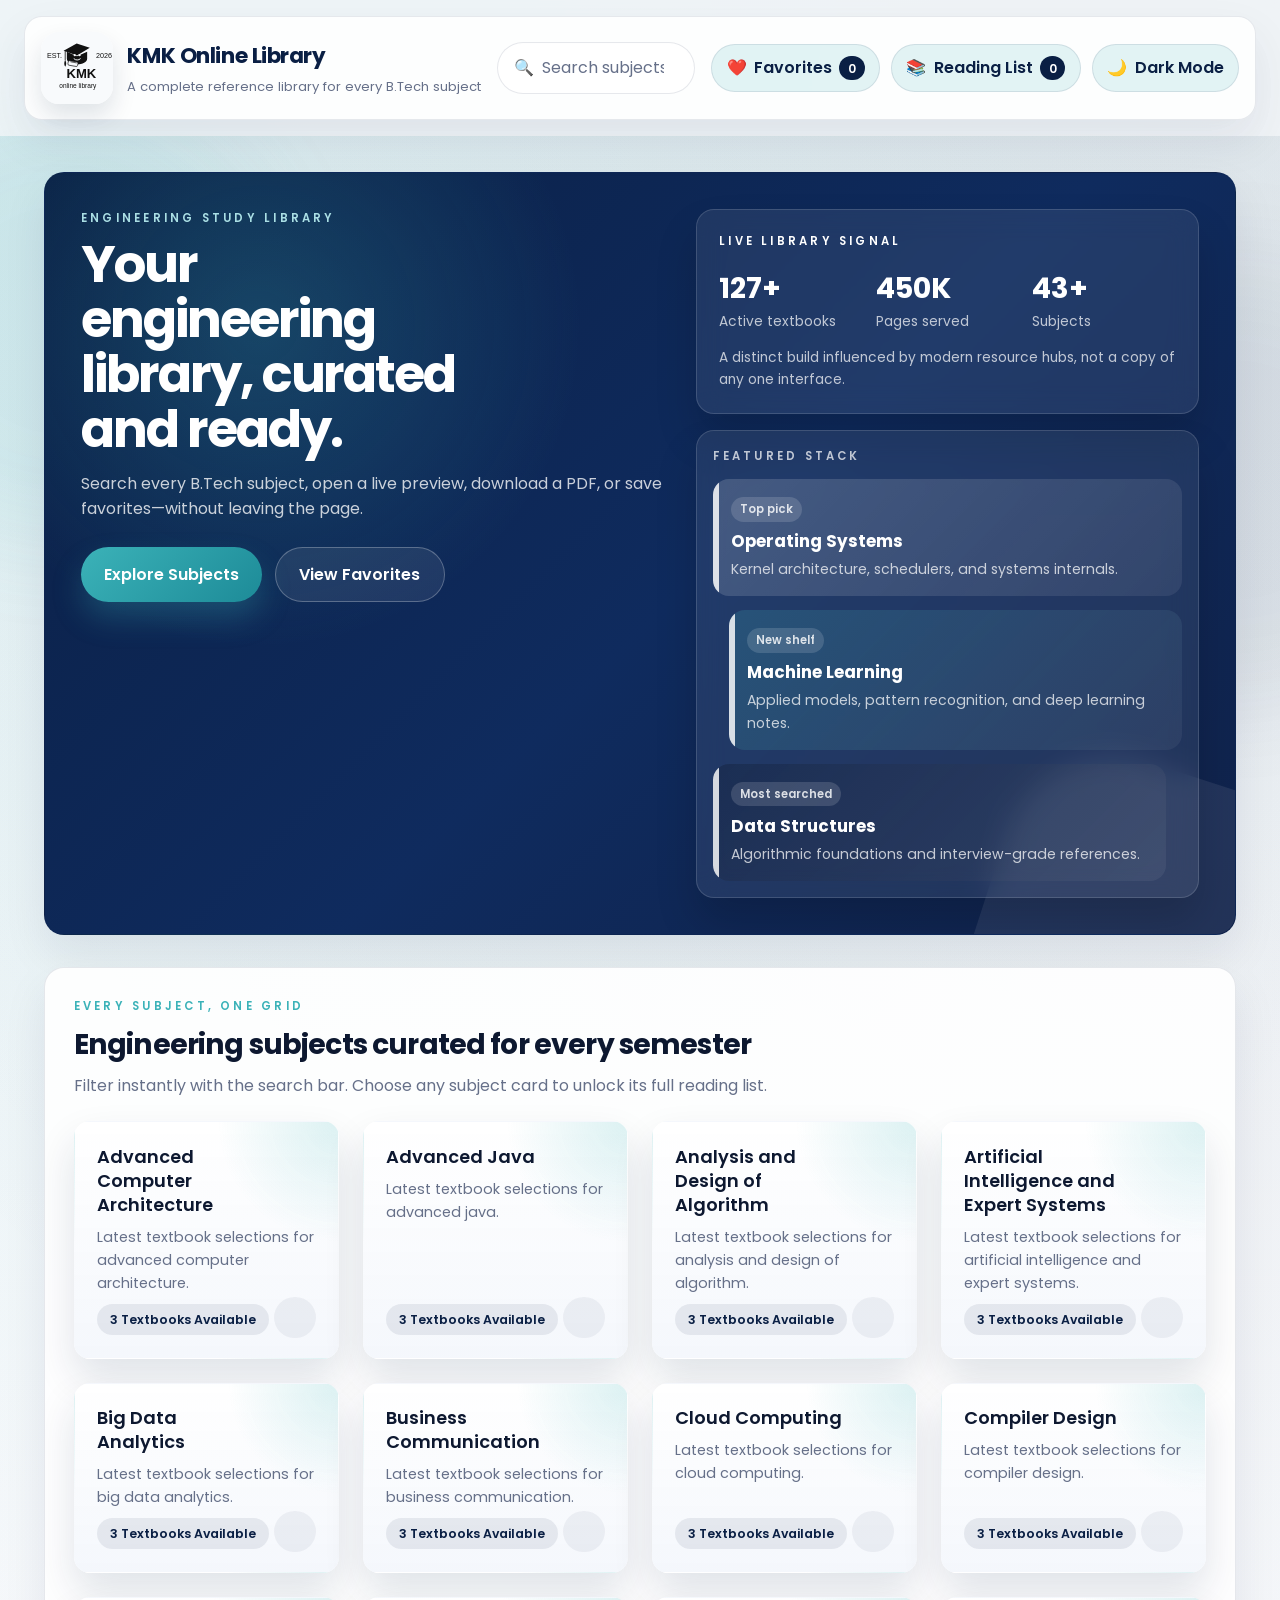
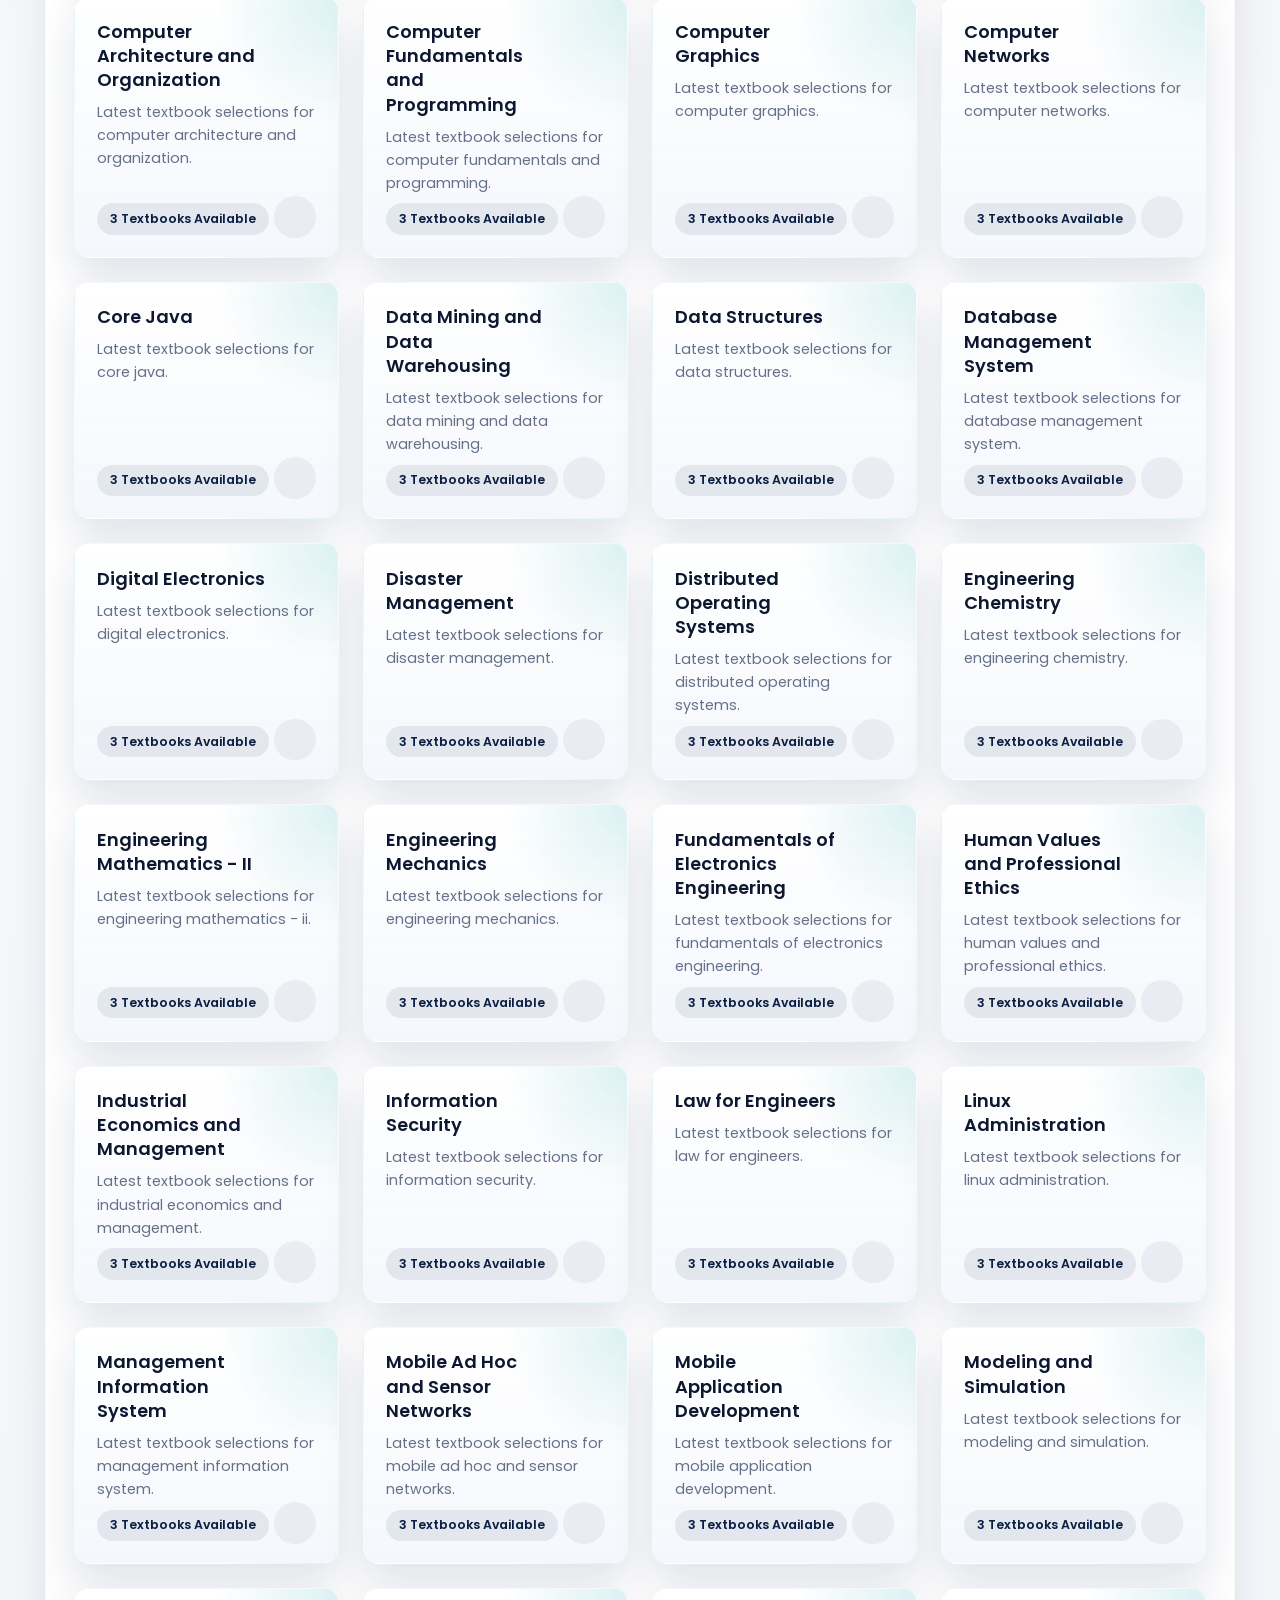
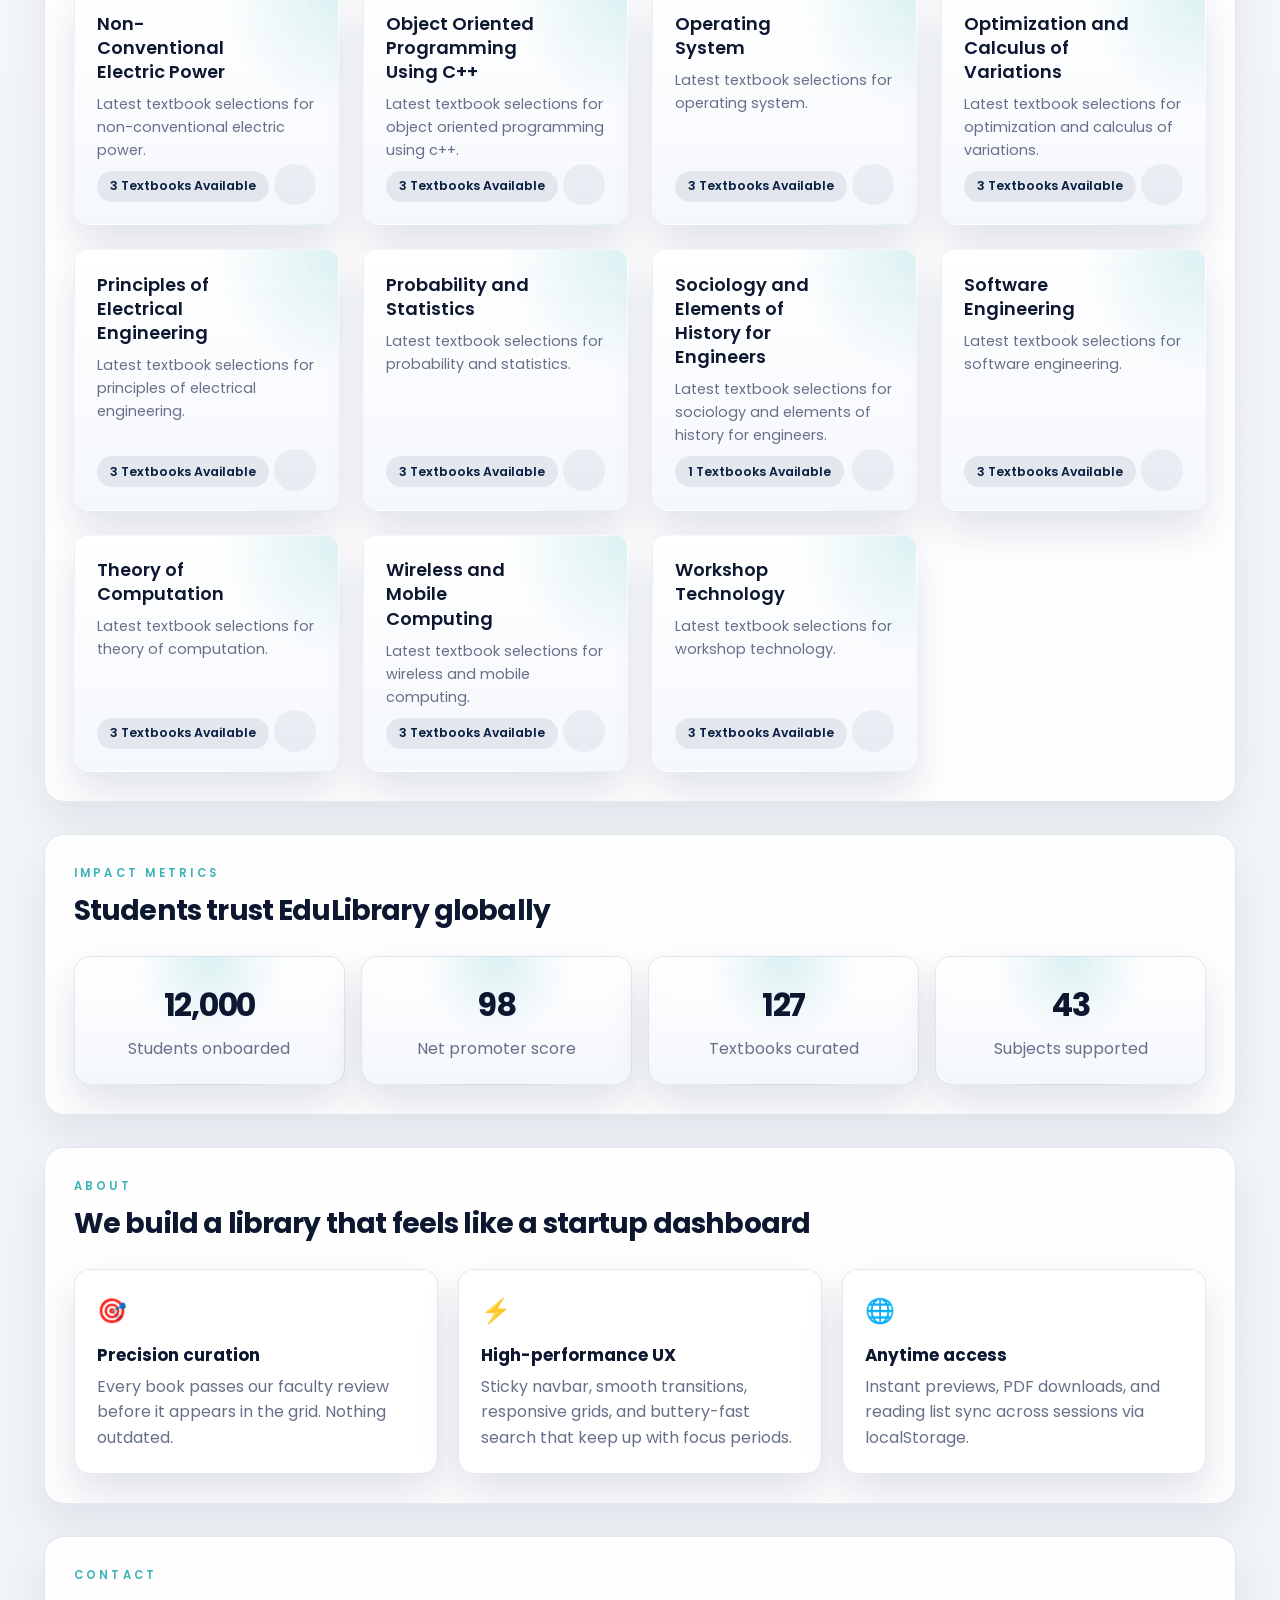
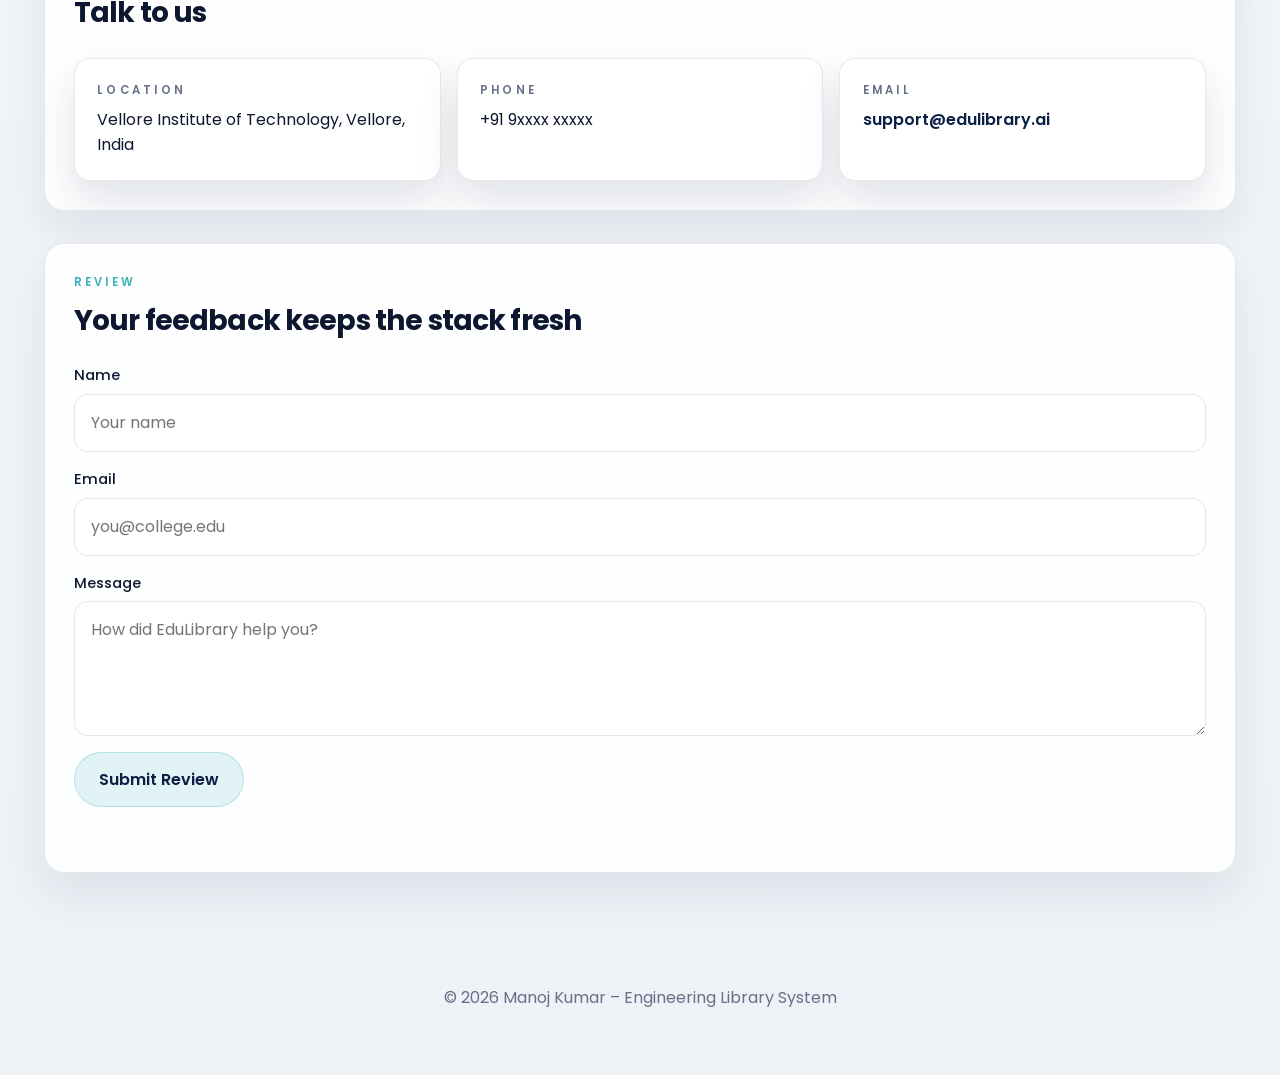
<file: index.html>
﻿<!DOCTYPE html>
<html lang="en">
<head>
  <meta charset="UTF-8">
  <meta name="viewport" content="width=device-width, initial-scale=1.0">
  <meta name="description" content="EduLibrary is an engineering library for B.Tech students with curated textbooks, instant previews, and downloadable resources.">
  <title>EduLibrary · Engineering Study Vault</title>
  <link rel="preconnect" href="https://fonts.googleapis.com">
  <link rel="preconnect" href="https://fonts.gstatic.com" crossorigin>
  <link href="https://fonts.googleapis.com/css2?family=Poppins:wght@400;500;600;700&display=swap" rel="stylesheet">
  <link rel="stylesheet" href="./css/styles.css">
</head>
<body data-theme="light">
  <a class="skip-link" href="#subject-grid">Skip to subjects</a>
  <div class="page-orb page-orb-left" aria-hidden="true"></div>
  <div class="page-orb page-orb-right" aria-hidden="true"></div>

  <header class="site-header">
    <nav class="navbar" aria-label="Primary">
      <div class="brand-group">
        <a class="brand-mark" href="#hero" aria-label="KMK Online Library home">
          <img class="brand-mark-image" src="./assets/kmk-logo.svg" alt="KMK Online Library logo">
          <span class="brand-copy">
            <span class="brand-logo">KMK Online Library</span>
            <span class="brand-tagline">A complete reference library for every B.Tech subject</span>
          </span>
        </a>
      </div>
      <div class="navbar-search">
        <label class="sr-only" for="global-search">Search subjects and books</label>
        <div class="search-field">
          <span aria-hidden="true" class="search-icon">🔍</span>
          <input id="global-search" type="search" name="search" placeholder="Search subjects, titles, or authors" autocomplete="off">
        </div>
      </div>
      <div class="nav-actions">
        <button class="nav-action" type="button" id="favorites-trigger" aria-label="Favorites">
          <span class="nav-action-icon" aria-hidden="true">❤️</span>
          <span class="nav-action-text">Favorites</span>
          <span class="nav-action-count" id="favorites-count">0</span>
        </button>
        <button class="nav-action" type="button" id="reading-trigger" aria-label="Reading list">
          <span class="nav-action-icon" aria-hidden="true">📚</span>
          <span class="nav-action-text">Reading List</span>
          <span class="nav-action-count" id="reading-count">0</span>
        </button>
        <button class="nav-action" type="button" id="theme-toggle" aria-label="Toggle dark mode">
          <span class="nav-action-icon" aria-hidden="true">🌙</span>
          <span class="nav-action-text">Dark Mode</span>
        </button>
      </div>
    </nav>
  </header>

  <main>
    <section class="hero-section" id="hero">
      <div class="hero-content">
        <p class="hero-kicker">Engineering Study Library</p>
        <h1>Your engineering library, curated and ready.</h1>
        <p class="hero-subtitle">Search every B.Tech subject, open a live preview, download a PDF, or save favorites—without leaving the page.</p>
        <div class="hero-actions">
          <button class="btn btn-primary" id="hero-cta" type="button">Explore Subjects</button>
          <button class="btn btn-ghost" id="view-favorites" type="button">View Favorites</button>
        </div>
      </div>
      <div class="hero-stage" aria-hidden="true">
        <div class="hero-shelf hero-shelf-wide">
          <p class="hero-panel-title">Live library signal</p>
          <div class="hero-panel-grid">
            <div>
              <p class="hero-panel-value">127+</p>
              <p class="hero-panel-label">Active textbooks</p>
            </div>
            <div>
              <p class="hero-panel-value">450K</p>
              <p class="hero-panel-label">Pages served</p>
            </div>
            <div>
              <p class="hero-panel-value">43+</p>
              <p class="hero-panel-label">Subjects</p>
            </div>
          </div>
          <p class="hero-panel-note">A distinct build influenced by modern resource hubs, not a copy of any one interface.</p>
        </div>
        <div class="hero-shelf hero-shelf-card">
          <p class="hero-stage-label">Featured stack</p>
          <div class="hero-book-stack">
            <article class="mini-book mini-book-primary">
              <span class="mini-book-tag">Top pick</span>
              <h3>Operating Systems</h3>
              <p>Kernel architecture, schedulers, and systems internals.</p>
            </article>
            <article class="mini-book mini-book-secondary">
              <span class="mini-book-tag">New shelf</span>
              <h3>Machine Learning</h3>
              <p>Applied models, pattern recognition, and deep learning notes.</p>
            </article>
            <article class="mini-book mini-book-accent">
              <span class="mini-book-tag">Most searched</span>
              <h3>Data Structures</h3>
              <p>Algorithmic foundations and interview-grade references.</p>
            </article>
          </div>
        </div>
      </div>
    </section>

    <section class="subject-section" aria-label="Subjects">
      <div class="section-heading">
        <p class="section-eyebrow">Every subject, one grid</p>
        <h2>Engineering subjects curated for every semester</h2>
        <p class="section-description">Filter instantly with the search bar. Choose any subject card to unlock its full reading list.</p>
      </div>
      <div class="subject-grid" id="subject-grid" role="list"></div>
    </section>

    <section class="subject-books-section hidden" id="subject-books-section" aria-live="polite">
      <div class="subject-books-header">
        <div>
          <p class="subject-books-eyebrow">Books in focus</p>
          <h3 id="subject-books-title"></h3>
          <p class="subject-book-count" id="subject-book-count"></p>
        </div>
        <button class="pill-button" id="back-to-subjects" type="button">← Back to subjects</button>
      </div>
      <div class="book-grid" id="subject-book-grid"></div>
      <div class="empty-state hidden" id="subject-books-empty">
        <p>No books match that search. Try clearing the search above.</p>
      </div>
    </section>

    <section class="collection-section hidden" id="favorites-section" aria-live="polite">
      <div class="subject-books-header">
        <div>
          <p class="subject-books-eyebrow">Saved collection</p>
          <h3>Favorites</h3>
          <p class="subject-book-count" id="favorites-summary"></p>
        </div>
        <button class="pill-button" id="close-favorites" type="button">Close</button>
      </div>
      <div class="book-grid" id="favorites-grid"></div>
      <div class="empty-state hidden" id="favorites-empty">
        <p>No favorites yet. Save books from any subject card.</p>
      </div>
    </section>

    <section class="collection-section hidden" id="reading-section" aria-live="polite">
      <div class="subject-books-header">
        <div>
          <p class="subject-books-eyebrow">Saved collection</p>
          <h3>Reading List</h3>
          <p class="subject-book-count" id="reading-summary"></p>
        </div>
        <button class="pill-button" id="close-reading" type="button">Close</button>
      </div>
      <div class="book-grid" id="reading-grid"></div>
      <div class="empty-state hidden" id="reading-empty">
        <p>Your reading list is empty. Add books to continue later.</p>
      </div>
    </section>

    <section class="stats-section" aria-label="Statistics">
      <div class="section-heading">
        <p class="section-eyebrow">Impact metrics</p>
        <h2>Students trust EduLibrary globally</h2>
      </div>
      <div class="stats-grid">
        <article class="stat-card" data-count-target="12000">
          <span class="stat-value">0</span>
          <p class="stat-label">Students onboarded</p>
        </article>
        <article class="stat-card" data-count-target="98">
          <span class="stat-value">0</span>
          <p class="stat-label">Net promoter score</p>
        </article>
        <article class="stat-card" data-count-target="127">
          <span class="stat-value">0</span>
          <p class="stat-label">Textbooks curated</p>
        </article>
        <article class="stat-card" data-count-target="43">
          <span class="stat-value">0</span>
          <p class="stat-label">Subjects supported</p>
        </article>
      </div>
    </section>

    <section class="info-section" aria-label="About EduLibrary">
      <div class="section-heading">
        <p class="section-eyebrow">About</p>
        <h2>We build a library that feels like a startup dashboard</h2>
      </div>
      <div class="info-grid">
        <article class="info-card">
          <span class="info-icon">🎯</span>
          <h3>Precision curation</h3>
          <p>Every book passes our faculty review before it appears in the grid. Nothing outdated.</p>
        </article>
        <article class="info-card">
          <span class="info-icon">⚡</span>
          <h3>High-performance UX</h3>
          <p>Sticky navbar, smooth transitions, responsive grids, and buttery-fast search that keep up with focus periods.</p>
        </article>
        <article class="info-card">
          <span class="info-icon">🌐</span>
          <h3>Anytime access</h3>
          <p>Instant previews, PDF downloads, and reading list sync across sessions via localStorage.</p>
        </article>
      </div>
    </section>

    <section class="contact-section" aria-label="Contact details">
      <div class="section-heading">
        <p class="section-eyebrow">Contact</p>
        <h2>Talk to us</h2>
      </div>
      <div class="contact-grid">
        <article>
          <p class="contact-label">Location</p>
          <p>Vellore Institute of Technology, Vellore, India</p>
        </article>
        <article>
          <p class="contact-label">Phone</p>
          <p>+91 9xxxx xxxxx</p>
        </article>
        <article>
          <p class="contact-label">Email</p>
          <p><a href="mailto:support@edulibrary.ai">support@edulibrary.ai</a></p>
        </article>
      </div>
    </section>

    <section class="review-section" aria-label="Feedback">
      <div class="section-heading">
        <p class="section-eyebrow">Review</p>
        <h2>Your feedback keeps the stack fresh</h2>
      </div>
      <form class="review-form" id="review-form">
        <div class="form-row">
          <label for="review-name">Name</label>
          <input type="text" id="review-name" name="name" placeholder="Your name" required>
        </div>
        <div class="form-row">
          <label for="review-email">Email</label>
          <input type="email" id="review-email" name="email" placeholder="you@college.edu" required>
        </div>
        <div class="form-row">
          <label for="review-message">Message</label>
          <textarea id="review-message" name="message" rows="4" placeholder="How did EduLibrary help you?" required></textarea>
        </div>
        <button class="btn btn-secondary" type="submit">Submit Review</button>
        <p class="review-feedback" id="review-feedback" aria-live="polite"></p>
      </form>
    </section>
  </main>

  <aside class="reader-modal hidden" id="reader-modal" role="dialog" aria-modal="true" aria-labelledby="reader-title">
    <div class="reader-overlay" data-close-reader="true"></div>
    <div class="reader-panel">
      <div class="reader-header">
        <div>
          <p class="reader-label">Book Viewer</p>
          <h3 class="reader-title" id="reader-title">Loading…</h3>
        </div>
        <div class="reader-actions">
          <button class="reader-action" id="reader-open" type="button">Open in new tab</button>
          <button class="reader-action" id="reader-download" type="button">Download</button>
          <button class="reader-action reader-close" id="close-reader" type="button">Close</button>
        </div>
      </div>
      <div class="reader-frame">
        <iframe id="pdf-frame" title="PDF viewer" loading="lazy" referrerpolicy="no-referrer"></iframe>
      </div>
    </div>
  </aside>

  <div class="toast-stack" id="toast-stack" aria-live="polite" aria-atomic="true"></div>

  <footer class="site-footer">
    <p>© 2026 Manoj Kumar – Engineering Library System</p>
  </footer>

  <script src="./js/script.js" defer></script>
</body>
</html>
</file>
<file: css/styles.css>
:root {
  --primary: #0a1f44;
  --primary-strong: #071733;
  --background: #f5f7fa;
  --background-elevated: #edf2f8;
  --panel: rgba(255, 255, 255, 0.88);
  --panel-strong: #ffffff;
  --card-border: rgba(10, 31, 68, 0.1);
  --text: #0d1830;
  --muted: #667089;
  --accent: #3bb2b8;
  --accent-soft: rgba(59, 178, 184, 0.14);
  --radius-xl: 20px;
  --radius-lg: 16px;
  --radius-md: 14px;
  --radius-sm: 12px;
  --shadow-soft: 0 20px 45px rgba(11, 28, 67, 0.08);
  --shadow-card: 0 20px 40px rgba(10, 31, 68, 0.12);
  --shadow-card-strong: 0 26px 50px rgba(10, 31, 68, 0.18);
  --transition: 0.25s ease;
  --grid-gap: 1.5rem;
}

*,
*::before,
*::after {
  box-sizing: border-box;
}

html {
  scroll-behavior: smooth;
}

body {
  margin: 0;
  min-height: 100vh;
  font-family: "Poppins", sans-serif;
  line-height: 1.6;
  color: var(--text);
  background:
    radial-gradient(circle at top left, rgba(59, 178, 184, 0.14), transparent 28%),
    radial-gradient(circle at top right, rgba(10, 31, 68, 0.09), transparent 30%),
    linear-gradient(180deg, #f8fafc 0%, var(--background) 42%, #eef2f7 100%);
  transition: background var(--transition), color var(--transition);
  position: relative;
  overflow-x: hidden;
}

body[data-theme="dark"] {
  --background: #0b0f1a;
  --background-elevated: #0f1625;
  --panel: rgba(18, 24, 38, 0.86);
  --panel-strong: #121826;
  --card-border: rgba(191, 207, 238, 0.12);
  --text: #e8eefc;
  --muted: #96a2be;
  --accent-soft: rgba(59, 178, 184, 0.18);
  --shadow-soft: 0 20px 45px rgba(0, 0, 0, 0.28);
  --shadow-card: 0 20px 40px rgba(0, 0, 0, 0.26);
  --shadow-card-strong: 0 28px 56px rgba(0, 0, 0, 0.34);
  background:
    radial-gradient(circle at top left, rgba(59, 178, 184, 0.12), transparent 28%),
    radial-gradient(circle at top right, rgba(36, 62, 122, 0.24), transparent 30%),
    linear-gradient(180deg, #0b0f1a 0%, #0f1421 42%, #0b0f1a 100%);
}

a {
  color: inherit;
  text-decoration: none;
}

img {
  display: block;
  max-width: 100%;
}

.sr-only {
  position: absolute;
  width: 1px;
  height: 1px;
  padding: 0;
  margin: -1px;
  overflow: hidden;
  clip: rect(0, 0, 0, 0);
  white-space: nowrap;
  border: 0;
}

.skip-link {
  position: absolute;
  left: 1rem;
  top: -3rem;
  z-index: 20;
  padding: 0.65rem 1rem;
  border-radius: 999px;
  background: var(--accent);
  color: #041222;
  font-weight: 600;
  transition: top var(--transition);
}

.skip-link:focus {
  top: 1rem;
}

.page-orb {
  position: fixed;
  width: 28rem;
  height: 28rem;
  border-radius: 50%;
  filter: blur(50px);
  opacity: 0.55;
  pointer-events: none;
  z-index: 0;
}

.page-orb-left {
  left: -10rem;
  top: 6rem;
  background: rgba(59, 178, 184, 0.18);
}

.page-orb-right {
  right: -11rem;
  top: 16rem;
  background: rgba(10, 31, 68, 0.12);
}

.site-header {
  position: sticky;
  top: 0;
  z-index: 15;
  padding: 1rem 1.5rem;
  background: rgba(245, 247, 250, 0.76);
  backdrop-filter: blur(18px);
}

body[data-theme="dark"] .site-header {
  background: rgba(11, 15, 26, 0.76);
}

.navbar {
  width: min(1240px, 100%);
  margin: 0 auto;
  padding: 0.95rem 1rem;
  display: grid;
  grid-template-columns: auto 1fr auto;
  gap: 1rem;
  align-items: center;
  border: 1px solid var(--card-border);
  border-radius: 18px;
  background: var(--panel);
  box-shadow: var(--shadow-soft);
}

.brand-group {
  display: flex;
  align-items: center;
  min-width: 0;
}

.brand-mark {
  display: inline-flex;
  align-items: center;
  gap: 0.9rem;
  min-width: 0;
}

.brand-mark-image {
  width: 72px;
  height: 72px;
  flex: 0 0 72px;
  border-radius: 18px;
  box-shadow: 0 12px 24px rgba(10, 31, 68, 0.12);
}

.brand-copy {
  display: flex;
  flex-direction: column;
  gap: 0.14rem;
  min-width: 0;
}

.brand-logo {
  color: var(--primary);
  font-size: 1.35rem;
  font-weight: 700;
  letter-spacing: -0.02em;
}

.brand-tagline {
  margin: 0;
  color: var(--muted);
  font-size: 0.82rem;
}

.navbar-search {
  min-width: 0;
}

.search-field {
  display: flex;
  align-items: center;
  gap: 0.55rem;
  min-height: 52px;
  padding: 0.5rem 0.95rem;
  border-radius: 999px;
  border: 1px solid var(--card-border);
  background: rgba(255, 255, 255, 0.72);
  box-shadow: inset 0 1px 0 rgba(255, 255, 255, 0.6);
}

body[data-theme="dark"] .search-field {
  background: rgba(255, 255, 255, 0.04);
}

.search-field input {
  width: 100%;
  padding: 0;
  border: 0;
  outline: none;
  background: transparent;
  color: inherit;
  font: inherit;
}

.search-field input::placeholder {
  color: var(--muted);
}

.nav-actions {
  display: flex;
  align-items: center;
  gap: 0.7rem;
  flex-wrap: wrap;
}

.nav-action {
  display: inline-flex;
  align-items: center;
  gap: 0.45rem;
  padding: 0.65rem 0.9rem;
  border-radius: 999px;
  border: 1px solid var(--card-border);
  background: var(--accent-soft);
  color: var(--primary);
  font: inherit;
  font-weight: 600;
  cursor: pointer;
  transition:
    transform var(--transition),
    background var(--transition),
    box-shadow var(--transition),
    border-color var(--transition);
}

.nav-action:hover,
.nav-action:focus-visible {
  transform: translateY(-2px);
  box-shadow: 0 10px 22px rgba(59, 178, 184, 0.18);
  outline: none;
}

body[data-theme="dark"] .brand-logo,
body[data-theme="dark"] .nav-action,
body[data-theme="dark"] .count-badge,
body[data-theme="dark"] .pill-button,
body[data-theme="dark"] .book-action-primary,
body[data-theme="dark"] .btn-secondary,
body[data-theme="dark"] .contact-grid a {
  color: #e8eefc;
}

body[data-theme="dark"] .nav-action,
body[data-theme="dark"] .pill-button,
body[data-theme="dark"] .book-action-primary,
body[data-theme="dark"] .btn-secondary {
  background: rgba(59, 178, 184, 0.16);
}

body[data-theme="dark"] .count-badge {
  background: rgba(255, 255, 255, 0.08);
}

body[data-theme="dark"] .brand-mark-image {
  box-shadow: 0 14px 28px rgba(0, 0, 0, 0.34);
}

.nav-action:active,
.btn:active,
.pill-button:active,
.reader-action:active {
  transform: translateY(1px) scale(0.98);
}

.nav-action-count {
  min-width: 1.6rem;
  padding: 0.15rem 0.45rem;
  border-radius: 999px;
  background: var(--primary);
  color: #ffffff;
  font-size: 0.75rem;
  text-align: center;
}

main {
  position: relative;
  z-index: 1;
  width: min(1240px, 100%);
  margin: 0 auto;
  padding: 2.25rem 1.5rem 4rem;
  display: flex;
  flex-direction: column;
  gap: 2rem;
}

.hero-section,
.subject-section,
.collection-section,
.subject-books-section,
.stats-section,
.info-section,
.contact-section,
.review-section {
  position: relative;
  border: 1px solid var(--card-border);
  border-radius: var(--radius-xl);
  background: var(--panel);
  box-shadow: var(--shadow-soft);
  overflow: hidden;
}

.hero-section {
  padding: 2.25rem;
  display: grid;
  grid-template-columns: minmax(0, 1.08fr) minmax(320px, 0.92fr);
  gap: 1.6rem;
  background:
    radial-gradient(circle at 18% 20%, rgba(59, 178, 184, 0.24), transparent 28%),
    linear-gradient(135deg, #0a1f44 0%, #0f2b5e 54%, #10224a 100%);
  color: #ffffff;
}

.hero-section::before {
  content: "";
  position: absolute;
  inset: auto -8% -25% auto;
  width: 22rem;
  height: 22rem;
  border-radius: 32%;
  background: rgba(255, 255, 255, 0.08);
  transform: rotate(18deg);
}

.hero-content,
.hero-stage {
  position: relative;
  z-index: 1;
}

.hero-kicker,
.section-eyebrow,
.subject-books-eyebrow,
.hero-stage-label,
.hero-panel-title,
.contact-label,
.reader-label {
  margin: 0;
  text-transform: uppercase;
  letter-spacing: 0.28em;
  font-size: 0.72rem;
  font-weight: 600;
}

.hero-kicker {
  color: rgba(187, 242, 244, 0.9);
}

.hero-content h1 {
  margin: 0.55rem 0 0.8rem;
  max-width: 12ch;
  font-size: clamp(2.3rem, 4vw, 4.1rem);
  line-height: 1.08;
  letter-spacing: -0.04em;
}

.hero-subtitle {
  max-width: 38rem;
  margin: 0 0 1.6rem;
  color: rgba(255, 255, 255, 0.78);
  font-size: 1rem;
}

.hero-actions {
  display: flex;
  gap: 0.8rem;
  flex-wrap: wrap;
}

.btn,
.pill-button,
.reader-action {
  font: inherit;
}

.btn {
  position: relative;
  overflow: hidden;
  padding: 0.85rem 1.45rem;
  border: 0;
  border-radius: 999px;
  font-weight: 600;
  cursor: pointer;
  transition: transform var(--transition), box-shadow var(--transition), background var(--transition);
}

.btn::after {
  content: "";
  position: absolute;
  inset: 0;
  background: linear-gradient(90deg, transparent, rgba(255, 255, 255, 0.18), transparent);
  transform: translateX(-120%);
  transition: transform 0.5s ease;
}

.btn:hover::after,
.btn:focus-visible::after {
  transform: translateX(120%);
}

.btn:hover,
.btn:focus-visible,
.pill-button:hover,
.pill-button:focus-visible,
.reader-action:hover,
.reader-action:focus-visible {
  transform: translateY(-2px);
  outline: none;
}

.btn-primary {
  color: #ffffff;
  background: linear-gradient(135deg, #3bb2b8, #1d8b98);
  box-shadow: 0 16px 30px rgba(59, 178, 184, 0.26);
}

.btn-ghost {
  color: #ffffff;
  background: rgba(255, 255, 255, 0.08);
  border: 1px solid rgba(255, 255, 255, 0.26);
}

.hero-stage {
  display: grid;
  gap: 1rem;
  align-content: center;
}

.hero-shelf {
  border: 1px solid rgba(255, 255, 255, 0.14);
  border-radius: 18px;
  background: rgba(255, 255, 255, 0.08);
  box-shadow: 0 24px 42px rgba(0, 0, 0, 0.16);
  backdrop-filter: blur(14px);
}

.hero-shelf-wide {
  padding: 1.35rem;
}

.hero-panel-grid {
  display: grid;
  grid-template-columns: repeat(3, minmax(0, 1fr));
  gap: 0.8rem;
  margin-top: 0.9rem;
}

.hero-panel-value {
  margin: 0;
  font-size: 1.8rem;
  font-weight: 700;
}

.hero-panel-label,
.hero-panel-note {
  margin: 0;
  color: rgba(255, 255, 255, 0.72);
  font-size: 0.86rem;
}

.hero-panel-note {
  margin-top: 0.9rem;
}

.hero-shelf-card {
  padding: 1rem;
}

.hero-stage-label {
  color: rgba(255, 255, 255, 0.72);
  margin-bottom: 0.85rem;
}

.hero-book-stack {
  display: grid;
  gap: 0.85rem;
}

.mini-book {
  position: relative;
  min-height: 112px;
  padding: 1rem 1rem 1rem 1.1rem;
  border-radius: 16px;
  overflow: hidden;
}

.mini-book::before {
  content: "";
  position: absolute;
  inset: 0 auto 0 0;
  width: 0.35rem;
  background: rgba(255, 255, 255, 0.82);
}

.mini-book h3 {
  margin: 0.4rem 0 0.2rem;
  font-size: 1.05rem;
}

.mini-book p {
  margin: 0;
  color: rgba(255, 255, 255, 0.74);
  font-size: 0.88rem;
}

.mini-book-tag {
  display: inline-flex;
  align-items: center;
  padding: 0.2rem 0.55rem;
  border-radius: 999px;
  background: rgba(255, 255, 255, 0.14);
  color: rgba(255, 255, 255, 0.82);
  font-size: 0.72rem;
  font-weight: 600;
}

.mini-book-primary {
  background: linear-gradient(135deg, rgba(255, 255, 255, 0.16), rgba(255, 255, 255, 0.07));
}

.mini-book-secondary {
  margin-left: 1rem;
  background: linear-gradient(135deg, rgba(59, 178, 184, 0.2), rgba(255, 255, 255, 0.05));
}

.mini-book-accent {
  margin-right: 1rem;
  background: linear-gradient(135deg, rgba(5, 10, 24, 0.24), rgba(255, 255, 255, 0.06));
}

.subject-section,
.collection-section,
.subject-books-section,
.stats-section,
.info-section,
.contact-section,
.review-section {
  padding: 1.8rem;
}

.section-heading {
  display: flex;
  flex-direction: column;
  gap: 0.4rem;
}

.section-eyebrow {
  color: var(--accent);
}

.section-heading h2 {
  margin: 0;
  font-size: clamp(1.7rem, 2.2vw, 2.5rem);
  letter-spacing: -0.03em;
}

.section-description {
  margin: 0;
  color: var(--muted);
}

.subject-grid,
.book-grid,
.stats-grid,
.info-grid,
.contact-grid {
  margin-top: 1.4rem;
}

.subject-grid {
  display: grid;
  grid-template-columns: repeat(auto-fit, minmax(220px, 1fr));
  gap: var(--grid-gap);
}

.subject-card {
  position: relative;
  display: flex;
  flex-direction: column;
  gap: 0.55rem;
  min-height: 180px;
  padding: 1.4rem;
  border: 1px solid transparent;
  border-radius: var(--radius-lg);
  background:
    radial-gradient(circle at top right, rgba(59, 178, 184, 0.18), transparent 34%),
    linear-gradient(180deg, rgba(255, 255, 255, 0.92), rgba(244, 247, 252, 0.96));
  box-shadow: var(--shadow-card);
  cursor: pointer;
  transition: transform var(--transition), box-shadow var(--transition), border-color var(--transition);
  animation: cardRise 0.6s ease both;
}

body[data-theme="dark"] .subject-card {
  background:
    radial-gradient(circle at top right, rgba(59, 178, 184, 0.18), transparent 34%),
    linear-gradient(180deg, rgba(20, 28, 44, 0.98), rgba(15, 22, 37, 0.98));
}

.subject-card::after {
  content: "";
  position: absolute;
  inset: auto 1.4rem 1.2rem auto;
  width: 2.6rem;
  height: 2.6rem;
  border-radius: 50%;
  background: rgba(10, 31, 68, 0.05);
}

.subject-card:hover,
.subject-card:focus-visible {
  transform: translateY(-6px);
  border-color: rgba(59, 178, 184, 0.48);
  box-shadow: var(--shadow-card-strong);
  outline: none;
}

.subject-name {
  margin: 0;
  max-width: 14ch;
  font-size: 1.12rem;
  font-weight: 600;
  line-height: 1.35;
}

.subject-description {
  margin: 0;
  color: var(--muted);
  font-size: 0.9rem;
}

.count-badge {
  margin-top: auto;
  display: inline-flex;
  align-self: flex-start;
  padding: 0.35rem 0.8rem;
  border-radius: 999px;
  background: rgba(10, 31, 68, 0.08);
  color: var(--primary);
  font-size: 0.78rem;
  font-weight: 600;
}

.subject-books-header {
  display: flex;
  justify-content: space-between;
  align-items: flex-start;
  gap: 1rem;
  flex-wrap: wrap;
}

.collection-section {
  animation: sectionFloat 0.38s ease both;
}

.collection-section .subject-books-header {
  align-items: center;
}

.subject-books-eyebrow {
  color: var(--muted);
}

.subject-books-header h3 {
  margin: 0.45rem 0 0.2rem;
  font-size: 1.7rem;
  letter-spacing: -0.03em;
}

.subject-book-count {
  margin: 0;
  color: var(--muted);
}

.pill-button {
  padding: 0.7rem 1.2rem;
  border: 1px solid var(--card-border);
  border-radius: 999px;
  background: var(--accent-soft);
  color: var(--primary);
  font-weight: 600;
  cursor: pointer;
  transition: transform var(--transition), box-shadow var(--transition), border-color var(--transition);
}

.pill-button:hover,
.pill-button:focus-visible {
  box-shadow: 0 12px 26px rgba(59, 178, 184, 0.18);
  border-color: rgba(59, 178, 184, 0.42);
}

.book-grid {
  display: grid;
  grid-template-columns: repeat(auto-fill, minmax(260px, 320px));
  gap: 1.25rem;
  justify-content: start;
}

.book-card {
  display: flex;
  flex-direction: column;
  gap: 0.8rem;
  padding: 1rem;
  border: 1px solid var(--card-border);
  border-radius: var(--radius-lg);
  background: var(--panel-strong);
  box-shadow: var(--shadow-card);
  transition: transform var(--transition), box-shadow var(--transition), border-color var(--transition);
  animation: cardRise 0.55s ease both;
  width: 100%;
  min-height: 100%;
}

.book-card:hover {
  transform: translateY(-5px);
  border-color: rgba(59, 178, 184, 0.34);
  box-shadow: var(--shadow-card-strong);
}

.book-cover {
  position: relative;
  height: 250px;
  overflow: hidden;
  border-radius: 14px;
  background: linear-gradient(135deg, var(--primary), #17376d);
}

.book-cover img {
  width: 100%;
  height: 100%;
  object-fit: cover;
  transition: transform 0.45s ease;
}

.book-cover::after {
  content: "";
  position: absolute;
  inset: auto 0 0;
  height: 38%;
  background: linear-gradient(180deg, transparent, rgba(0, 0, 0, 0.34));
}

.book-meta {
  display: grid;
  gap: 0.18rem;
}

.book-actions {
  display: grid;
  grid-template-columns: repeat(2, minmax(0, 1fr));
  gap: 0.65rem;
  margin-top: auto;
}

.book-actions button {
  min-height: 44px;
  padding: 0.72rem 0.9rem;
  border-radius: 12px;
  border: 1px solid var(--card-border);
  font: inherit;
  font-weight: 600;
  cursor: pointer;
  transition: transform var(--transition), box-shadow var(--transition), border-color var(--transition), background var(--transition);
}

.book-action-primary {
  background: var(--accent-soft);
  color: var(--primary);
}

.book-action-secondary {
  background: rgba(10, 31, 68, 0.04);
  color: var(--text);
}

.book-actions button:hover,
.book-actions button:focus-visible {
  transform: translateY(-2px);
  border-color: rgba(59, 178, 184, 0.38);
  box-shadow: 0 12px 24px rgba(10, 31, 68, 0.12);
  outline: none;
}

body[data-theme="dark"] .book-action-secondary {
  background: rgba(255, 255, 255, 0.04);
}

.book-title {
  margin: 0;
  font-size: 1.02rem;
  font-weight: 600;
}

.book-author,
.book-extra {
  margin: 0;
  color: var(--muted);
  font-size: 0.9rem;
}

.rating {
  margin: 0.2rem 0 0;
  color: var(--accent);
  font-weight: 600;
  font-size: 0.9rem;
}

.stats-grid {
  display: grid;
  grid-template-columns: repeat(auto-fit, minmax(170px, 1fr));
  gap: 1rem;
}

.stat-card {
  padding: 1.4rem;
  border: 1px solid var(--card-border);
  border-radius: var(--radius-lg);
  background:
    radial-gradient(circle at top, rgba(59, 178, 184, 0.18), transparent 42%),
    linear-gradient(180deg, rgba(255, 255, 255, 0.82), rgba(244, 247, 252, 1));
  box-shadow: var(--shadow-card);
  text-align: center;
}

body[data-theme="dark"] .stat-card {
  background:
    radial-gradient(circle at top, rgba(59, 178, 184, 0.18), transparent 42%),
    linear-gradient(180deg, rgba(20, 28, 44, 0.98), rgba(15, 22, 37, 0.98));
}

.stat-value {
  display: block;
  font-size: 2rem;
  font-weight: 700;
  letter-spacing: -0.04em;
}

.stat-label {
  margin: 0.35rem 0 0;
  color: var(--muted);
}

.info-grid {
  display: grid;
  grid-template-columns: repeat(auto-fit, minmax(220px, 1fr));
  gap: 1.2rem;
}

.info-card,
.contact-grid article {
  padding: 1.4rem;
  border: 1px solid var(--card-border);
  border-radius: var(--radius-lg);
  background: var(--panel-strong);
  box-shadow: var(--shadow-card);
}

.info-icon {
  font-size: 1.5rem;
}

.info-card h3 {
  margin: 0.7rem 0 0.3rem;
  font-size: 1.06rem;
}

.info-card p {
  margin: 0;
  color: var(--muted);
}

.contact-grid {
  display: grid;
  grid-template-columns: repeat(auto-fit, minmax(200px, 1fr));
  gap: 1rem;
}

.contact-label {
  color: var(--muted);
}

.contact-grid article p:last-child {
  margin: 0.45rem 0 0;
}

.contact-grid a {
  color: var(--primary);
  font-weight: 600;
}

.review-form {
  margin-top: 1.35rem;
  display: grid;
  gap: 1rem;
}

.form-row {
  display: grid;
  gap: 0.38rem;
}

.form-row label {
  font-size: 0.92rem;
  font-weight: 500;
}

.form-row input,
.form-row textarea {
  padding: 0.95rem 1rem;
  border: 1px solid var(--card-border);
  border-radius: 14px;
  background: rgba(255, 255, 255, 0.72);
  color: inherit;
  font: inherit;
  resize: vertical;
  transition: border-color var(--transition), box-shadow var(--transition), background var(--transition);
}

body[data-theme="dark"] .form-row input,
body[data-theme="dark"] .form-row textarea {
  background: rgba(255, 255, 255, 0.03);
}

.form-row input:focus,
.form-row textarea:focus {
  outline: none;
  border-color: rgba(59, 178, 184, 0.68);
  box-shadow: 0 0 0 3px rgba(59, 178, 184, 0.18);
}

.btn-secondary {
  width: fit-content;
  padding-inline: 1.5rem;
  color: var(--primary);
  background: var(--accent-soft);
  border: 1px solid rgba(59, 178, 184, 0.28);
}

.review-feedback {
  margin: 0;
  color: var(--accent);
  min-height: 1.3rem;
}

.reader-modal {
  position: fixed;
  inset: 0;
  z-index: 30;
  display: grid;
  place-items: center;
  padding: 1.25rem;
}

.reader-overlay {
  position: absolute;
  inset: 0;
  background: rgba(3, 6, 16, 0.82);
  backdrop-filter: blur(6px);
}

.reader-panel {
  position: relative;
  z-index: 1;
  width: min(1120px, 100%);
  overflow: hidden;
  border: 1px solid var(--card-border);
  border-radius: 20px;
  background: var(--panel-strong);
  box-shadow: 0 36px 80px rgba(0, 0, 0, 0.35);
}

.reader-header {
  display: flex;
  justify-content: space-between;
  align-items: center;
  gap: 1rem;
  flex-wrap: wrap;
  padding: 1.1rem 1.35rem;
  background: linear-gradient(135deg, var(--primary), #18366d);
  color: #ffffff;
}

.reader-title {
  margin: 0.28rem 0 0;
  font-size: 1.3rem;
}

.reader-actions {
  display: flex;
  gap: 0.55rem;
  flex-wrap: wrap;
}

.reader-action {
  padding: 0.65rem 1.1rem;
  border: 1px solid rgba(255, 255, 255, 0.16);
  border-radius: 999px;
  background: rgba(255, 255, 255, 0.12);
  color: #ffffff;
  cursor: pointer;
  transition: transform var(--transition), background var(--transition);
}

.reader-frame {
  height: min(72vh, 760px);
}

.reader-frame iframe {
  width: 100%;
  height: 100%;
  border: 0;
}

.toast-stack {
  position: fixed;
  right: 1.25rem;
  bottom: 1.25rem;
  z-index: 35;
  display: grid;
  gap: 0.7rem;
}

.toast {
  padding: 0.9rem 1.15rem;
  border-radius: 14px;
  background: rgba(59, 178, 184, 0.96);
  color: #041222;
  font-weight: 600;
  box-shadow: 0 18px 32px rgba(0, 0, 0, 0.22);
  animation: toastIn 0.25s ease;
}

.empty-state {
  margin-top: 1.2rem;
  padding: 1rem 1.2rem;
  border: 1px dashed rgba(10, 31, 68, 0.22);
  border-radius: 14px;
  background: rgba(10, 31, 68, 0.04);
  text-align: center;
  color: var(--muted);
}

.collection-section .empty-state {
  margin-top: 1.4rem;
}

.hidden {
  display: none !important;
}

.site-footer {
  position: relative;
  z-index: 1;
  padding: 2rem 1rem 3rem;
  color: var(--muted);
  text-align: center;
}

@keyframes cardRise {
  from {
    opacity: 0;
    transform: translateY(18px);
  }

  to {
    opacity: 1;
    transform: translateY(0);
  }
}

@keyframes toastIn {
  from {
    opacity: 0;
    transform: translateY(10px);
  }

  to {
    opacity: 1;
    transform: translateY(0);
  }
}

@keyframes sectionFloat {
  from {
    opacity: 0;
    transform: translateY(18px);
  }

  to {
    opacity: 1;
    transform: translateY(0);
  }
}

@media (max-width: 1024px) {
  .navbar {
    grid-template-columns: 1fr;
  }

  .hero-section {
    grid-template-columns: 1fr;
  }

  .nav-actions {
    justify-content: flex-start;
  }
}

@media (max-width: 720px) {
  .site-header,
  main {
    padding-left: 1rem;
    padding-right: 1rem;
  }

  .hero-section,
  .subject-section,
  .collection-section,
  .subject-books-section,
  .stats-section,
  .info-section,
  .contact-section,
  .review-section {
    padding: 1.35rem;
  }

  .hero-content h1 {
    max-width: none;
  }

  .hero-panel-grid,
  .contact-grid,
  .stats-grid {
    grid-template-columns: repeat(2, minmax(0, 1fr));
  }

  .hero-actions {
    flex-direction: column;
    align-items: stretch;
  }

  .btn,
  .btn-secondary {
    width: 100%;
  }

  .mini-book-secondary,
  .mini-book-accent {
    margin: 0;
  }

  .reader-header {
    align-items: flex-start;
  }

  .subject-books-header {
    flex-direction: column;
    align-items: stretch;
  }

  .subject-books-header .pill-button {
    width: 100%;
  }
}

@media (max-width: 560px) {
  .hero-panel-grid,
  .contact-grid,
  .stats-grid,
  .subject-grid,
  .book-grid,
  .info-grid {
    grid-template-columns: 1fr;
  }

  .book-actions {
    grid-template-columns: 1fr;
  }

  .nav-action-text {
    display: none;
  }

  .brand-mark {
    gap: 0.7rem;
  }

  .brand-mark-image {
    width: 60px;
    height: 60px;
    flex-basis: 60px;
  }

  .brand-logo {
    font-size: 1.12rem;
  }

  .navbar {
    padding: 0.85rem;
  }

  .nav-actions {
    width: 100%;
    justify-content: space-between;
  }

  .nav-action {
    flex: 1 1 calc(33.333% - 0.45rem);
    justify-content: center;
    padding-inline: 0.7rem;
  }

  .subject-books-header,
  .reader-actions {
    width: 100%;
  }

  .reader-action {
    width: 100%;
  }

  .reader-frame {
    height: 70vh;
  }
}
</file>
